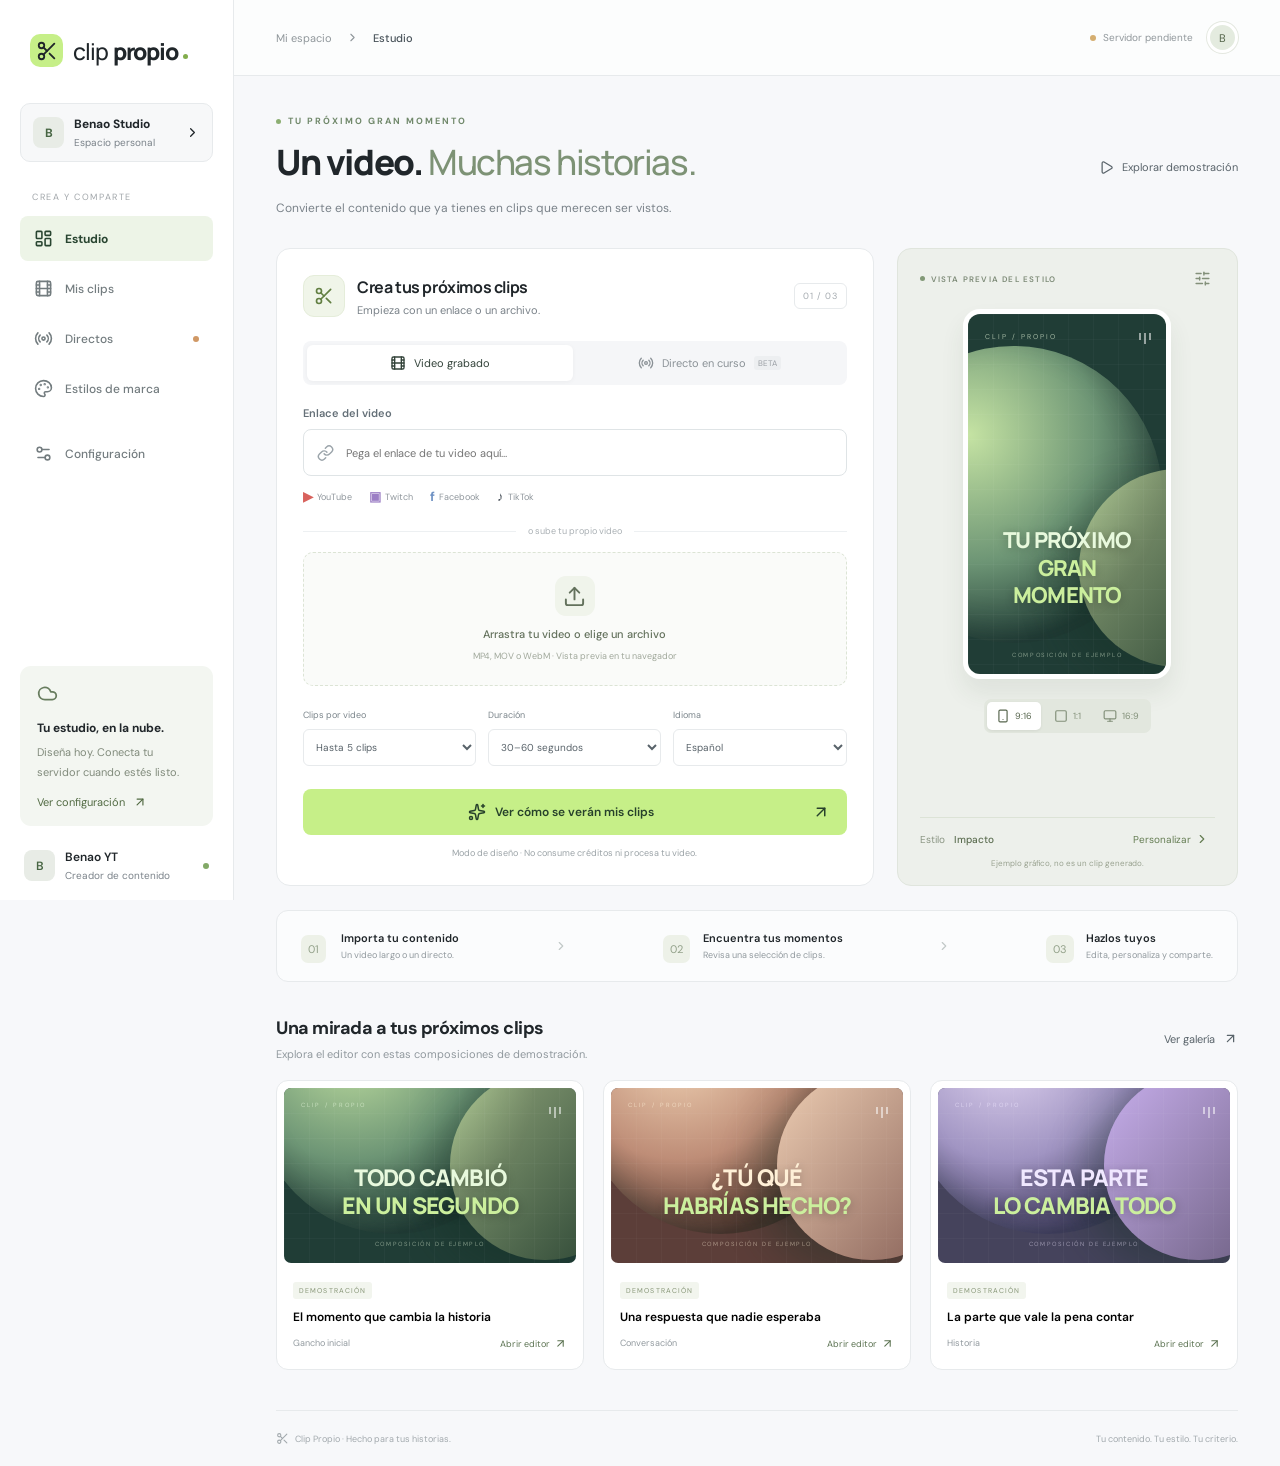
<file: index.html>
<!doctype html><html lang="es"><head><meta charset="UTF-8"><meta name="viewport" content="width=device-width,initial-scale=1"><title>Clip Propio · Estudio de clips</title>  <script type="module" crossorigin src="./assets/main-CCPISqSN.js"></script>
  <link rel="modulepreload" crossorigin href="./assets/globals-_rgbqbcJ.js">
  <link rel="stylesheet" crossorigin href="./assets/globals-CIqJVTVL.css">
  <link rel="stylesheet" crossorigin href="./assets/main-BTg_2kZ0.css">
</head><body><div id="root"></div></body></html>
</file>
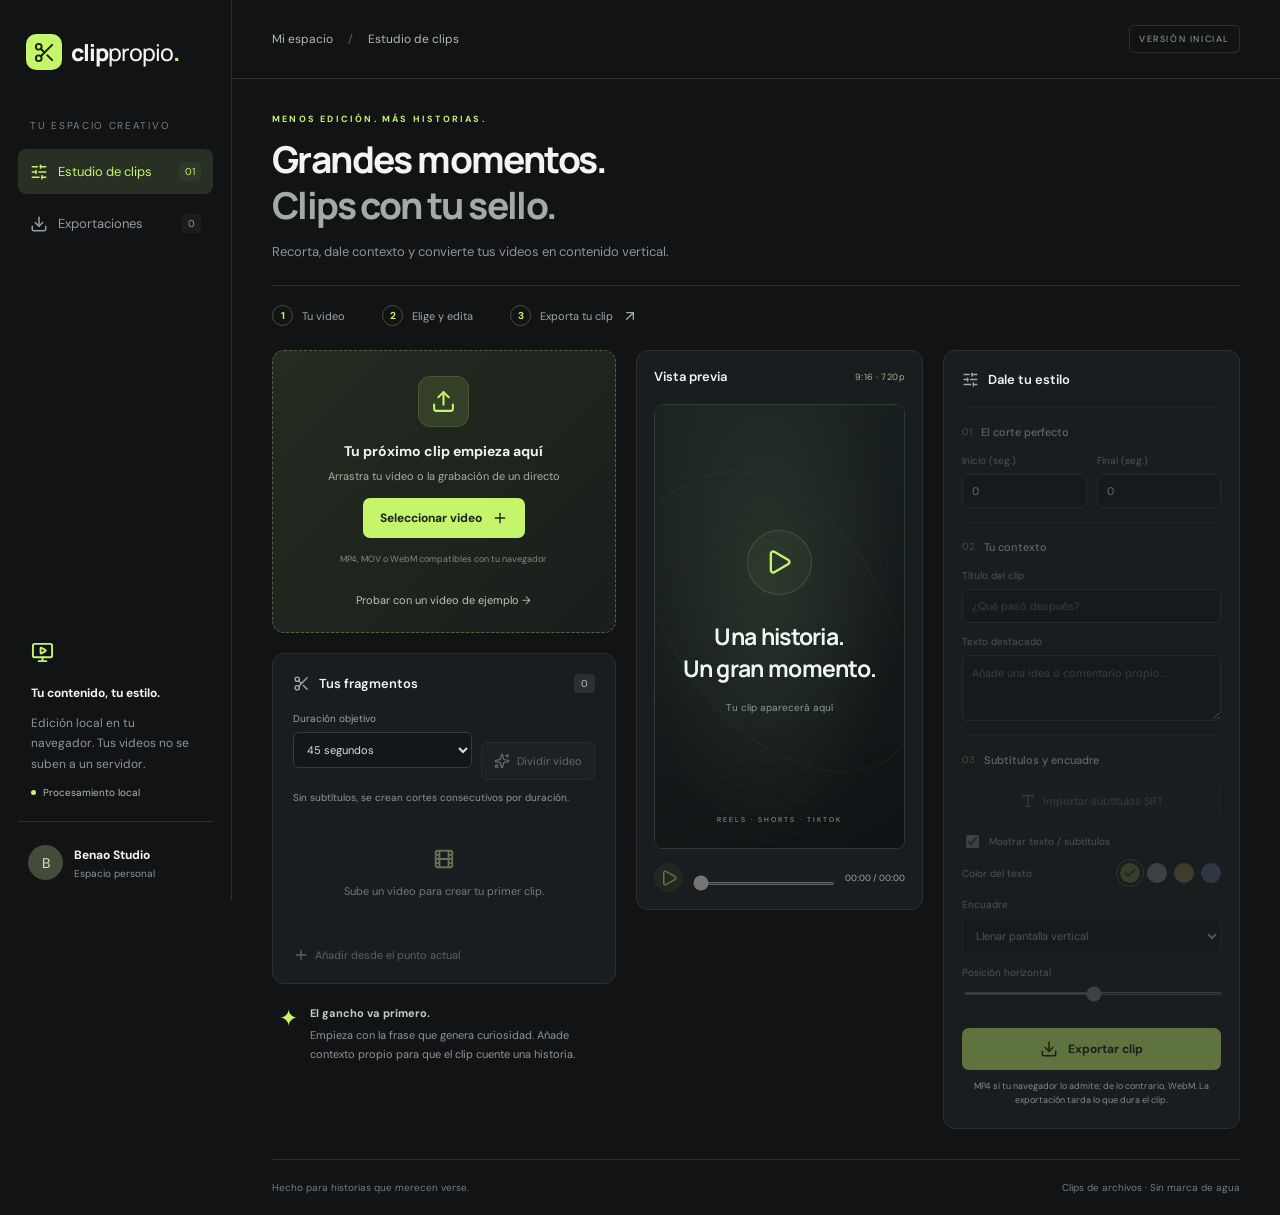
<file: local.html>
<!doctype html><html lang="es"><head><meta charset="UTF-8"><meta name="viewport" content="width=device-width,initial-scale=1"><title>Clip Propio · Estudio de clips</title>  <script type="module" crossorigin src="./assets/local-CbtnFF-x.js"></script>
  <link rel="modulepreload" crossorigin href="./assets/globals-_rgbqbcJ.js">
  <link rel="stylesheet" crossorigin href="./assets/globals-CIqJVTVL.css">
</head><body><div id="root"></div></body></html>
</file>
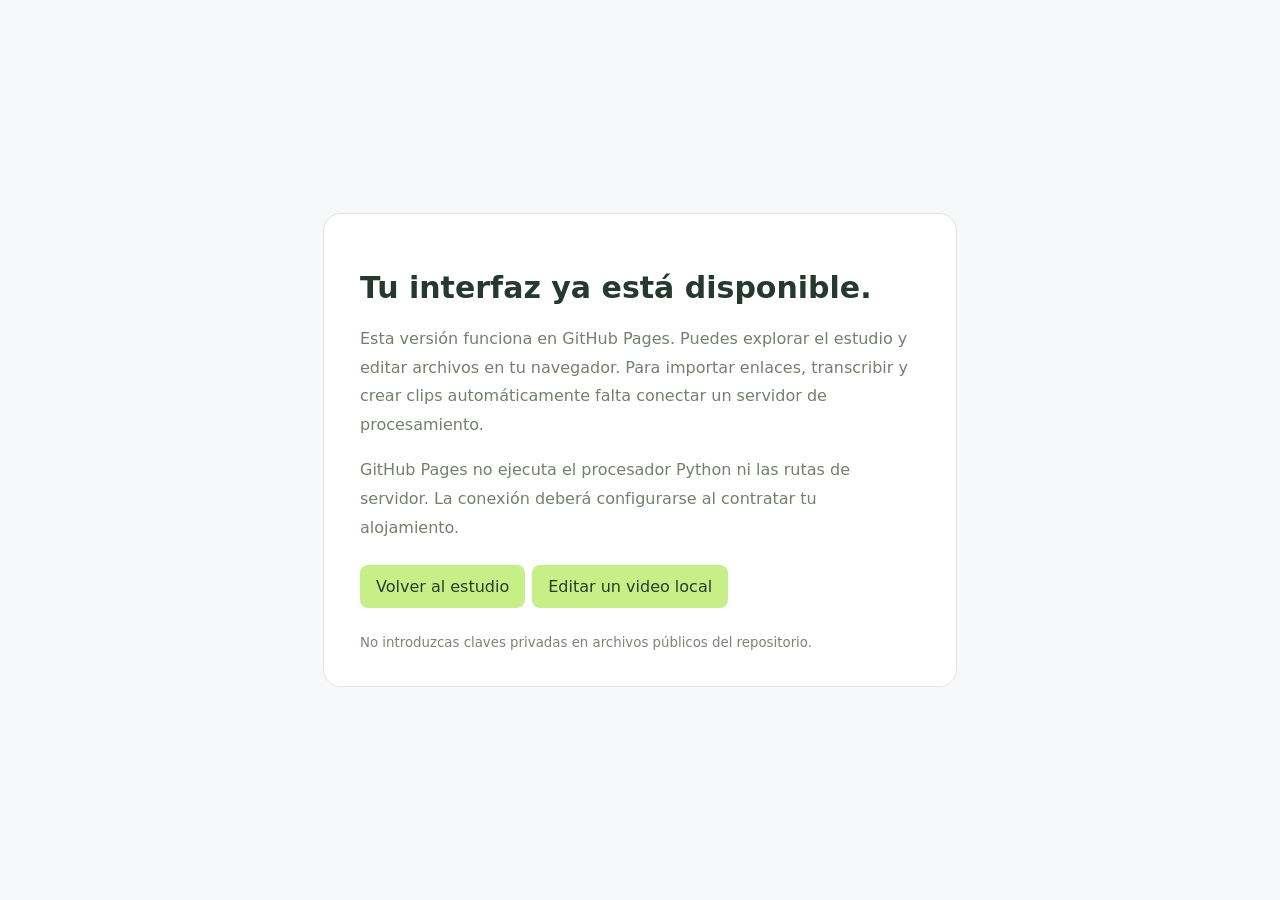
<file: studio.html>
<!doctype html><html lang="es"><meta charset="utf-8"><meta name="viewport" content="width=device-width,initial-scale=1"><title>Conectar procesador · Clip Propio</title><style>body{margin:0;background:#f7f8fa;color:#26392e;font:16px system-ui;display:grid;min-height:100vh;place-items:center}main{max-width:560px;background:white;border:1px solid #e0e6dc;border-radius:18px;padding:36px;margin:20px}h1{font-size:30px}p{line-height:1.8;color:#73806d}a{display:inline-block;padding:12px 16px;border-radius:8px;background:#c6ef88;color:#283d29;text-decoration:none;margin:7px 7px 7px 0}small{display:block;margin-top:20px;color:#7b8576}</style><main><h1>Tu interfaz ya está disponible.</h1><p>Esta versión funciona en GitHub Pages. Puedes explorar el estudio y editar archivos en tu navegador. Para importar enlaces, transcribir y crear clips automáticamente falta conectar un servidor de procesamiento.</p><p>GitHub Pages no ejecuta el procesador Python ni las rutas de servidor. La conexión deberá configurarse al contratar tu alojamiento.</p><a href="./index.html">Volver al estudio</a><a href="./local.html">Editar un video local</a><small>No introduzcas claves privadas en archivos públicos del repositorio.</small></main></html>
</file>
<file: assets/globals-CIqJVTVL.css>
@import "https://fonts.googleapis.com/css2?family=DM+Sans:wght@400;450;500;550;600;650;700&family=Manrope:wght@400;500;600;650;700;750;800&display=swap";:root{--lightningcss-light: ;--lightningcss-dark:initial;color-scheme:dark;--bg:#111315;--panel:#1a1d20;--line:#2d3033;--muted:#8e959a;--accent:#c5f56b}.shell *{box-sizing:border-box}body{background:var(--bg);color:#f3f4f2;margin:0;font:14px DM Sans,Arial,sans-serif}.shell button,.shell input,.shell select,.shell textarea{font:inherit}.shell button,.shell a,.shell input,.shell textarea,.shell select{outline-offset:4px}.shell button{cursor:pointer}.shell button:disabled,.shell fieldset:disabled{opacity:.4;cursor:not-allowed}.shell button,.shell a{transition:background .15s,color .15s}.shell button:hover:not(:disabled){filter:brightness(1.12)}.shell a{color:inherit;text-decoration:none}.shell{min-height:100vh;display:flex}.shell .sidebar{border-right:1px solid var(--line);flex-direction:column;flex-shrink:0;width:232px;padding:34px 18px 20px;display:flex;position:fixed;top:0;bottom:0}.shell .brand{letter-spacing:-1px;align-items:center;gap:0;padding:0 8px;font:800 23px Manrope,Arial;display:flex}.shell .logo{background:var(--accent);color:#182010;border-radius:10px;place-items:center;width:36px;height:36px;margin-right:9px;display:grid}.shell .brand-light{font-weight:500}.shell .brand-dot{color:var(--accent)}.shell .workspace-label{letter-spacing:1.7px;color:#777f84;margin:49px 12px 17px;font-size:10px}.shell .nav{color:#959ca1;text-align:left;background:0 0;border:0;border-radius:8px;align-items:center;gap:10px;width:100%;margin-bottom:7px;padding:13px 12px;font-size:13px;display:flex}.shell .nav.active{color:var(--accent);background:#283024}.shell .nav-pill{background:#ffffff0a;border-radius:4px;margin-left:auto;padding:3px 6px;font-size:10px}.shell .side-bottom{margin-top:auto;padding:22px 13px}.shell .mini-icon{color:var(--accent);margin-bottom:15px}.shell .side-bottom strong{font-size:12px}.shell .side-bottom p{color:var(--muted);font-size:12px;line-height:1.7}.shell .local{color:#b3bcb0;align-items:center;gap:7px;font-size:10px;display:flex}.shell .local i,.shell .status-dot{background:var(--accent);border-radius:50%;flex-shrink:0;width:5px;height:5px;display:inline-block}.shell .profile{border-top:1px solid var(--line);align-items:center;gap:11px;padding:23px 10px 0;display:flex}.shell .avatar{color:#d6e6c5;background:#444b3a;border-radius:50%;place-items:center;width:35px;height:35px;display:grid}.shell .profile strong{font-size:12px}.shell .profile small{color:var(--muted);margin-top:4px;font-size:10px;display:block}.shell main{flex:1;min-width:0;margin-left:232px}.shell header{border-bottom:1px solid var(--line);justify-content:space-between;align-items:center;height:79px;padding:0 40px;display:flex}.shell .breadcrumb{color:#b2b7b9;font-size:12px}.shell .breadcrumb span{color:#5a6267;margin:0 12px}.shell .version{letter-spacing:1.6px;border:1px solid var(--line);color:#969fa1;border-radius:5px;padding:7px 9px;font-size:9px}.shell .content{max-width:1600px;margin:auto;padding:34px 40px 0}.shell .eyebrow{letter-spacing:2.2px;color:var(--accent);margin-bottom:12px;font-size:9px;font-weight:700}.shell h1{letter-spacing:-1.6px;margin:0;font:750 37px/1.23 Manrope,Arial}.shell h1 span{color:#a3aaa8}.shell .heading>p{color:var(--muted);margin:15px 0 25px;font-size:13px}.shell .steps{border-top:1px solid var(--line);gap:37px;margin:0 0 24px;padding-top:19px;display:flex}.shell .step{color:#a0a8ab;align-items:center;gap:9px;font-size:11px;display:flex}.shell .step b{color:var(--accent);border:1px solid #47503a;border-radius:50%;place-items:center;width:21px;height:21px;font-size:10px;display:grid}.shell .studio-grid{grid-template-columns:minmax(260px,1.1fr) minmax(250px,.92fr) minmax(255px,.95fr);align-items:start;gap:20px;display:grid}.shell .panel,.shell .preview-panel{background:var(--panel);border:1px solid var(--line);border-radius:12px;padding:20px}.shell .upload-card{text-align:center;background:linear-gradient(135deg,#242b20,#1a1e1c);border:1px dashed #536340;border-radius:12px;flex-direction:column;align-items:center;gap:15px;margin-bottom:20px;padding:25px 15px;display:flex}.shell .upload-icon{color:var(--accent);background:#343f28;border:1px solid #4a5739;border-radius:12px;place-items:center;width:51px;height:51px;display:grid}.shell .upload-card h2{overflow-wrap:anywhere;margin:0 0 9px;font-size:14px}.shell .upload-card p{color:#a8b0a1;margin:0;font-size:11px}.shell .upload-card small{color:#808c7b;font-size:9px}.shell .primary{background:var(--accent);color:#1b2412;border:0;border-radius:7px;justify-content:center;align-items:center;gap:10px;padding:12px 17px;font-size:12px;font-weight:700;display:inline-flex}.shell .panel-title{justify-content:space-between;align-items:center;margin-bottom:19px;display:flex}.shell .panel-title h2{align-items:center;gap:9px;margin:0;font-size:13px;font-weight:600;display:flex}.shell .panel-title h2 svg{color:#9fa6ab}.shell .count{color:#b8bfc1;background:#2a2f32;border-radius:4px;padding:3px 7px;font-size:10px}.shell .suggest-row{align-items:end;gap:9px;display:flex}.shell .suggest-row label{flex:1;min-width:0}.shell .secondary{color:#d0d6d6;white-space:nowrap;background:#24292b;border:1px solid #3b4144;border-radius:6px;justify-content:center;align-items:center;gap:7px;padding:10px 12px;font-size:11px;display:inline-flex}.shell .hint{color:var(--muted);font-size:10px;line-height:1.6;display:block}.shell .clip-list{max-height:285px;margin-top:17px;overflow:auto}.shell .list-empty{text-align:center;color:#70797f;padding:25px 5px;font-size:11px}.shell .list-empty svg{color:#667357}.shell .clip-row{border:1px solid var(--line);background:#202427;border-radius:7px;align-items:center;margin-bottom:8px;padding:3px 5px;display:flex}.shell .clip-row.selected{background:#293025;border-color:#687d46}.shell .clip-select{color:inherit;text-align:left;background:0 0;border:0;flex:1;align-items:center;gap:10px;min-width:0;padding:7px 2px;display:flex}.shell .clip-select>span:nth-child(2){flex:1;min-width:0}.shell .clip-select strong{white-space:nowrap;text-overflow:ellipsis;max-width:150px;font-size:11px;display:block;overflow:hidden}.shell .clip-select small{color:var(--muted);margin-top:5px;font-size:10px;display:block}.shell .clip-select em{color:#aebc9d;white-space:nowrap;font-size:9px;font-style:normal}.shell .clip-thumb{width:32px;height:40px;color:var(--accent);background:linear-gradient(145deg,#535d43,#202a25);border-radius:4px;flex-shrink:0;place-items:center;display:grid}.shell .icon-button{color:#818c83;background:0 0;border:0;padding:6px}.shell .text-button{color:#bcc8b2;background:0 0;border:0;align-items:center;gap:6px;padding:13px 0 0;font-size:11px;display:flex}.shell .tip{gap:12px;margin-top:19px;padding:0 7px;display:flex}.shell .tip>span{color:var(--accent);font-size:23px}.shell .tip strong{color:#c3cdc0;font-size:11px}.shell .tip p{color:var(--muted);margin:5px 0;font-size:11px;line-height:1.7}.shell .preview-panel{padding:17px}.shell .format{color:#a3b68a;letter-spacing:.5px;font-size:9px}.shell .preview-stage{background:#0c0e10;border:1px solid #343b34;border-radius:9px;max-width:310px;margin:auto;position:relative;overflow:hidden}.shell .preview-stage canvas{aspect-ratio:9/16;width:100%;height:auto;display:block}.shell .preview-empty{text-align:center;background:radial-gradient(at 45% 38%,#28332a,#0000 70%),linear-gradient(150deg,#1b2423,#0e1214);flex-direction:column;justify-content:center;align-items:center;display:flex;position:absolute;inset:0}.shell .preview-empty:before{content:"";border:1px solid #9cae8b12;border-radius:40% 65% 40% 80%;width:85%;height:75%;position:absolute;transform:rotate(-25deg)}.shell .preview-mark{color:var(--accent);background:#9ec46b0c;border:1px solid #839f6144;border-radius:50%;place-items:center;width:65px;height:65px;margin-bottom:25px;display:grid}.shell .preview-empty strong{letter-spacing:-.7px;z-index:1;font:700 23px/1.4 Manrope,Arial}.shell .preview-empty p{color:#8c9c90;margin-top:17px;font-size:10px}.shell .safe-label{text-align:center;color:#99a58f;letter-spacing:2px;font-size:7px;position:absolute;bottom:24px;left:0;right:0}.shell .source-video{opacity:.001;pointer-events:none;width:1px;height:1px;position:absolute}.shell .playback{align-items:center;gap:8px;margin-top:14px;display:flex}.shell .playback span{color:#99a4a7;white-space:nowrap;font-size:9px}.shell .playback input{min-width:15px}.shell .play-button{color:var(--accent);background:#30372b;border:0;border-radius:50%;flex-shrink:0;place-items:center;width:29px;height:29px;display:grid}.shell .edit-panel{padding:20px 18px}.shell fieldset{border:0;min-width:0;margin:0;padding:0}.shell .field-section{border-top:1px solid var(--line);padding:17px 0 2px}.shell .field-heading{color:#7b9163;gap:9px;margin-bottom:15px;font-size:10px;display:flex}.shell .field-heading strong{color:#cdd1d0;font-size:11px;font-weight:500}.shell label{color:#99a2a6;margin-bottom:12px;font-size:10px;display:block}.shell input:not([type=checkbox]):not([type=range]),.shell textarea,.shell select{color:#dce0dd;background:#141719;border:1px solid #343a3e;border-radius:6px;width:100%;min-width:0;margin-top:7px;padding:9px;font-size:11px;display:block}.shell textarea{resize:vertical;min-height:66px;line-height:1.5}.shell input::placeholder,.shell textarea::placeholder{color:#636d72}.shell .time-fields{gap:10px;display:flex}.shell .time-fields label{width:50%}.shell input[type=range]{width:100%;accent-color:var(--accent);height:3px;margin-top:13px}.shell input[type=checkbox]{accent-color:var(--accent)}.shell .check-label{align-items:center;gap:7px;margin-top:12px;display:flex}.shell .full{width:100%}.shell .colors{align-items:center;gap:7px;margin-bottom:15px;display:flex}.shell .colors>span{color:#99a2a6;margin-right:auto;font-size:10px}.shell .swatch{color:#20251a;border:2px solid #0000;border-radius:50%;place-items:center;width:20px;height:20px;padding:0;display:grid}.shell .swatch.chosen{outline-offset:3px;outline:1px solid #a7b88f}.shell .export{width:100%;margin-top:16px}.shell .export-note{color:#7e8b91;text-align:center;margin-bottom:0;font-size:9px;line-height:1.6}.shell .status{color:#c3d1b6;background:#222b20;border:1px solid #3c4d30;border-radius:7px;align-items:center;gap:10px;margin-top:20px;padding:14px;font-size:12px;display:flex}.shell footer{border-top:1px solid var(--line);color:#737d82;justify-content:space-between;margin-top:30px;padding:21px 0;font-size:10px;display:flex}.shell .cue-editor{margin-top:12px;font-size:11px}.shell .cue-editor>div{max-height:260px;padding-top:12px;overflow:auto}.shell .cue-editor summary{cursor:pointer;color:var(--accent)}.shell progress{width:100%;accent-color:var(--accent);height:5px}.shell .spin{animation:1s linear infinite spin}@keyframes spin{to{transform:rotate(360deg)}}.shell .empty{text-align:center;color:var(--muted);padding:90px}.shell .empty svg{color:var(--accent)}.shell .empty h2{color:#fff}.shell .download-card{background:var(--panel);border:1px solid var(--line);border-radius:12px;align-items:center;gap:20px;margin-top:16px;padding:23px;display:flex}.shell .download-symbol{color:var(--accent);background:#35432b;border-radius:10px;padding:13px}.shell .download-card p{color:var(--muted);font-size:12px}.shell .download-card a{margin-left:auto}@media (width>=1550px){.shell .content{padding-top:43px}.shell .studio-grid{gap:24px}.shell .preview-stage{max-width:330px}.shell .upload-card{padding:38px 20px}.shell h1{font-size:43px}}@media (width<=1200px){.shell .sidebar{width:190px;padding-left:12px;padding-right:12px}.shell .brand{font-size:20px}.shell .logo{width:30px;height:30px}.shell .nav{font-size:11px}.shell main{margin-left:190px}.shell .content{padding:25px}.shell header{padding:0 25px}.shell .studio-grid{grid-template-columns:minmax(240px,1fr) minmax(240px,1fr)}.shell .edit-panel{grid-column:1/-1}.shell .edit-panel fieldset{grid-template-columns:1fr 1fr 1fr;gap:24px;display:grid}.shell .export{max-width:300px}.shell .export-note{text-align:left}.shell .preview-stage{max-width:260px}}@media (width<=760px){.shell .sidebar{border-right:0;border-bottom:1px solid var(--line);flex-flow:wrap;gap:9px;width:100%;padding:17px;display:flex;position:relative}.shell .brand{margin-right:auto}.shell .workspace-label,.shell .side-bottom,.shell .profile{display:none}.shell .nav{width:auto;margin:0;padding:9px;font-size:11px}.shell .nav-pill{display:none}.shell{display:block}.shell main{margin:0}.shell header{height:54px;padding:0 19px}.shell .content{padding:25px 17px 0}.shell h1{font-size:32px}.shell .heading>p{line-height:1.6}.shell .studio-grid{grid-template-columns:1fr}.shell .preview-panel{grid-row:2}.shell .preview-stage{max-width:280px}.shell .edit-panel{grid-column:auto}.shell .edit-panel fieldset{display:block}.shell .steps{gap:18px}.shell .step{font-size:10px}.shell .step:last-child svg{display:none}.shell .preview-panel{padding:20px}.shell .download-card{flex-wrap:wrap}.shell .download-card a{margin-left:0}.shell .empty{padding:65px 10px}.shell footer{gap:20px;font-size:9px}.shell .upload-card{padding:25px}.shell .version{font-size:8px}}.shell [hidden]{display:none!important}.shell .download-card{align-items:center;gap:30px}.shell .export-preview{aspect-ratio:9/16;object-fit:contain;background:#080a0b;border-radius:10px;flex-shrink:0;width:225px;display:block}.shell .export-details{flex:1;min-width:0}.shell .export-details h2{overflow-wrap:anywhere;margin:10px 0;font:700 23px Manrope,Arial}.shell .export-label{color:var(--accent);letter-spacing:2px;font-size:10px}.shell .export-details .primary{margin:20px 0 8px}.shell .save-state{color:#becfab!important}.shell .export-details .hint{max-width:320px;line-height:1.8}@media (width<=760px){.shell .download-card{flex-direction:column;align-items:stretch}.shell .export-preview{width:min(100%,280px);margin:auto}.shell .export-details h2{font-size:20px}}
</file>
<file: assets/main-BTg_2kZ0.css>
@import "https://fonts.googleapis.com/css2?family=DM+Sans:wght@400;500;600;700&family=Manrope:wght@400;500;600;700;800&display=swap";.studio-shell{--bg:#f7f8fa;--ink:#20262a;--muted:#7a8289;--line:#e7eaec;--green:#c6ef88;--dark:#19382d;color:var(--ink);background:var(--bg);min-height:100vh;font-family:DM Sans,sans-serif;font-size:14px}.studio-shell *{box-sizing:border-box}.studio-shell button,.studio-shell input,.studio-shell select,.studio-shell textarea{font:inherit}.studio-shell button,.studio-shell a{cursor:pointer}.studio-shell button{border:0;transition:background .18s,transform .18s}.studio-shell button:focus-visible,.studio-shell a:focus-visible{outline-offset:3px;outline:3px solid #74ae45}.studio-shell button:hover{filter:brightness(.97)}.studio-shell a{color:inherit;text-decoration:none}.studio-shell h1,.studio-shell h2,.studio-shell h3,.studio-shell p{margin:0}.studio-shell .sidebar{border-right:1px solid var(--line);z-index:20;background:#fff;flex-direction:column;width:234px;padding:34px 20px 18px;display:flex;position:fixed;inset:0 auto 0 0}.studio-shell .logo{letter-spacing:-1.1px;align-items:center;gap:5px;padding:0 10px;font:500 23px Manrope,sans-serif;display:flex}.studio-shell .logo>span{background:#c6ef88;border-radius:10px;place-items:center;width:33px;height:33px;margin-right:5px;display:grid}.studio-shell .logo b{font-weight:800}.studio-shell .logo i{background:#82ad4c;border-radius:50%;align-self:flex-end;width:5px;height:5px;margin-bottom:8px}.studio-shell .workspace{border:1px solid var(--line);background:#f7f8f9;border-radius:10px;align-items:center;gap:10px;margin-top:36px;padding:12px;font-size:12px;font-weight:700;display:flex}.studio-shell .workspace>span,.studio-shell .profile>span:first-child{color:#476543;background:#e8ece6;border-radius:8px;place-items:center;width:31px;height:31px;display:grid}.studio-shell .workspace small,.studio-shell .profile small{color:var(--muted);margin-top:4px;font-size:10px;font-weight:400;display:block}.studio-shell .workspace>svg{margin-left:auto}.studio-shell .nav-label{letter-spacing:1.6px;color:#a1a6aa;font-size:9px;margin:29px 12px 13px!important}.studio-shell .sidebar nav{gap:5px;display:grid}.studio-shell .sidebar nav button,.studio-shell .settings-nav{text-align:left;color:#737c7f;background:0 0;border-radius:8px;align-items:center;gap:12px;padding:13px 14px;font-size:12px;font-weight:500;display:flex}.studio-shell .sidebar nav button.selected,.studio-shell .settings-nav.selected{color:#294531;background:#edf4e7;font-weight:700}.studio-shell .live-dot{background:#d09865;border-radius:50%;width:6px;height:6px;margin-left:auto}.studio-shell .settings-nav{margin-top:20px}.studio-shell .sidebar-bottom{margin-top:auto;padding-top:35px}.studio-shell .server-note{background:#f3f6f1;border-radius:11px;padding:17px}.studio-shell .server-note>svg{color:#677c5e;margin-bottom:12px}.studio-shell .server-note strong{font-size:12px;display:block}.studio-shell .server-note p{color:#818b7c;margin-top:7px;font-size:11px;line-height:1.8}.studio-shell .server-note button{color:#526b43;background:0 0;align-items:center;gap:8px;padding:12px 0 0;font-size:11px;display:flex}.studio-shell .profile{align-items:center;gap:10px;padding:23px 4px 0;font-size:12px;font-weight:600;display:flex}.studio-shell .profile .online{background:#82a967;border-radius:50%;width:6px;height:6px;margin-left:auto}.studio-shell .workspace-main{margin-left:234px}.studio-shell .topbar{border-bottom:1px solid var(--line);background:#ffffffb0;justify-content:space-between;align-items:center;height:76px;padding:0 42px;display:flex}.studio-shell .topbar>div{color:#90979b;align-items:center;gap:14px;font-size:11px;display:flex}.studio-shell .topbar b{color:#49535a;font-weight:500}.studio-shell .server-status{align-items:center;gap:7px;font-size:10px;display:flex}.studio-shell .server-status i{background:#d5ae70;border-radius:50%;width:6px;height:6px}.studio-shell .server-status.ready i{background:#56a77d}.studio-shell .avatar{color:#536449;background:#e4ebdf;border-radius:50%;width:31px;height:31px;box-shadow:0 0 0 1px #e4e8e0;border:3px solid #fff!important}.studio-shell .page-content{max-width:1470px;margin:auto;padding:39px 42px 0}.studio-shell .intro{justify-content:space-between;align-items:center;gap:20px;margin-bottom:29px;display:flex}.studio-shell .eyebrow{letter-spacing:2px;color:#70886a;align-items:center;gap:7px;margin-bottom:13px;font-size:9px;font-weight:700;display:flex}.studio-shell .eyebrow>span{background:#8cae72;border-radius:50%;width:5px;height:5px}.studio-shell .intro h1{letter-spacing:-1.4px;font-family:Manrope,sans-serif;font-size:35px;font-weight:800;line-height:1.3}.studio-shell .intro h1 em{color:#7d9275;font-style:normal;font-weight:500}.studio-shell .intro p{color:var(--muted);margin-top:12px;font-size:12px;line-height:1.8}.studio-shell .quiet{color:#59636a;white-space:nowrap;background:0 0;justify-content:center;align-items:center;gap:8px;padding:9px 0;display:inline-flex;font-size:11px!important}.studio-shell .primary,.studio-shell .secondary{border-radius:8px;justify-content:center;align-items:center;gap:9px;padding:13px 17px;font-weight:600;line-height:1.4;display:inline-flex;font-size:12px!important}.studio-shell .primary{background:var(--green);color:#27412b!important}.studio-shell .secondary{background:#fff;border:1px solid var(--line)!important}.studio-shell .creation-grid{grid-template-columns:minmax(0,1.75fr) minmax(250px,1fr);gap:23px;display:grid}.studio-shell .create-card{border:1px solid var(--line);background:#fff;border-radius:14px;padding:26px}.studio-shell .card-heading{align-items:center;gap:12px;margin-bottom:24px;display:flex}.studio-shell .icon-box{color:#627f42;background:#f0f5e9;border:1px solid #e5edda;border-radius:11px;place-items:center;width:42px;height:42px;display:grid}.studio-shell .card-heading h2,.studio-shell .create-card h2{letter-spacing:-.4px;font-family:Manrope,sans-serif;font-size:16px}.studio-shell .card-heading p{color:var(--muted);margin-top:5px;font-size:11px}.studio-shell .step-pill{letter-spacing:1px;color:#a5abb0;border:1px solid var(--line);border-radius:6px;margin-left:auto;padding:6px 8px;font-size:9px}.studio-shell .mode-tabs{background:#f5f6f8;border-radius:8px;gap:4px;padding:4px;display:flex}.studio-shell .mode-tabs button{color:#8a9196;white-space:nowrap;background:0 0;border-radius:6px;flex:1;justify-content:center;align-items:center;gap:8px;padding:10px 12px;font-size:11px;display:flex}.studio-shell .mode-tabs button.on{color:#33433a;background:#fff;box-shadow:0 1px 5px #0000000b}.studio-shell .mode-tabs span{color:#9a9fa4;background:#edeff1;border-radius:3px;padding:2px 4px;font-size:8px}.studio-shell .input-label{color:#657078;margin:21px 0 9px;font-size:11px;font-weight:600;display:block}.studio-shell .link-field{color:#9ba4aa;border:1px solid #dfe4e6;border-radius:8px;align-items:center;gap:10px;height:47px;padding:0 13px;display:flex}.studio-shell .link-field input{color:#45515a;background:0 0;border:0;outline:0;width:100%;min-width:0;font-size:11px}.studio-shell .link-field:focus-within{border-color:#8db56a;box-shadow:0 0 0 3px #8db56a12}.studio-shell .link-field button{background:0 0;padding:4px}.studio-shell .platforms{color:#8f969c;flex-wrap:wrap;gap:17px;margin-top:12px;font-size:9px;display:flex}.studio-shell .platforms span{align-items:center;gap:4px;display:flex}.studio-shell .platforms b{color:#49515a;font-size:13px}.studio-shell .platforms .youtube{color:#d8625d}.studio-shell .platforms .twitch{color:#9c7fc5}.studio-shell .platforms .facebook{color:#7193c4}.studio-shell .or{color:#aab0b4;align-items:center;gap:12px;margin:20px 0 15px;font-size:9px;display:flex}.studio-shell .or span{background:#edf0f2;flex:1;height:1px}.studio-shell .dropzone{color:#63715c;background:#fafbf9;border-radius:10px;flex-direction:column;align-items:center;gap:9px;width:100%;padding:23px 10px;display:flex;border:1px dashed #dce4d5!important}.studio-shell .dropzone.drag{background:#eaf6dd}.studio-shell .upload-icon{background:#f0f4eb;border-radius:11px;place-items:center;width:40px;height:40px;margin-bottom:2px;display:grid}.studio-shell .dropzone strong{word-break:break-word;max-width:100%;font-size:11px;font-weight:500}.studio-shell .dropzone small{color:#a0a89b;font-size:9px}.studio-shell .configuration-row{grid-template-columns:repeat(3,minmax(0,1fr));gap:12px;margin:23px 0;display:grid}.studio-shell .configuration-row label{color:#7b858b;font-size:9px}.studio-shell select{border:1px solid var(--line);color:#59636a;background:#fff;border-radius:6px;outline-color:#8db56a;width:100%;padding:10px 8px;font-size:10px}.studio-shell .configuration-row select{margin-top:8px}.studio-shell .primary.big{width:100%;height:46px}.studio-shell .primary.big svg:last-child,.studio-shell .primary.big svg:first-child{margin-left:auto}.studio-shell .under-button{text-align:center;color:#9ba3a7;font-size:9px;margin-top:12px!important}.studio-shell .preview-card{background:#edf0eb;border:1px solid #e0e5dd;border-radius:14px;flex-direction:column;align-items:center;padding:17px 22px;display:flex;overflow:hidden}.studio-shell .preview-heading{letter-spacing:1.2px;color:#7e8b78;justify-content:space-between;align-items:center;width:100%;margin-bottom:18px;font-size:8px;font-weight:600;display:flex}.studio-shell .preview-heading>span{align-items:center;gap:6px;display:flex}.studio-shell .tiny-dot{background:#829977;border-radius:50%;width:5px;height:5px}.studio-shell .icon-button{color:#83907a;background:0 0;padding:4px;display:inline-flex}.studio-shell .phone-preview{aspect-ratio:9/16;border:5px solid #fff;border-radius:17px;width:208px;max-width:100%;transition:width .2s,aspect-ratio .2s;overflow:hidden;box-shadow:0 14px 25px #33462b15}.studio-shell .phone-preview.ratio-1-1{aspect-ratio:1;width:100%;margin-block:auto}.studio-shell .phone-preview.ratio-16-9{aspect-ratio:16/9;width:100%;margin-block:auto}.studio-shell .visual{color:#e8f9dd;isolation:isolate;background:#203d36;flex-direction:column;justify-content:flex-end;height:100%;min-height:0;padding:25px 18px;display:flex;position:relative;overflow:hidden}.studio-shell .visual.peach{color:#fff0d7;background:#5c3e39}.studio-shell .visual.lilac{color:#f0e8ff;background:#45435c}.studio-shell .orb{z-index:-2;border-radius:50%;position:absolute}.studio-shell .orb-one{aspect-ratio:1;background:radial-gradient(circle at 35% 30%,#c5e3a3,#6d9575 45%,#244039 75%);width:150%;top:9%;left:-52%;box-shadow:inset -8px -12px 30px #162b2855}.studio-shell .orb-two{aspect-ratio:1;background:linear-gradient(130deg,#e3f2ae99,#233d2e);width:100%;top:43%;right:-56%;box-shadow:-20px 15px 40px #112d2255}.studio-shell .peach .orb-one{background:radial-gradient(circle at 35% 30%,#f4d8b9,#be8d77 45%,#55372e 75%)}.studio-shell .peach .orb-two{background:linear-gradient(130deg,#efcfb4,#805951)}.studio-shell .lilac .orb-one{background:radial-gradient(circle at 35% 30%,#e6daf5,#a094c2 45%,#4b436b 75%)}.studio-shell .lilac .orb-two{background:linear-gradient(130deg,#c9b0ee,#665979)}.studio-shell .visual-grid{z-index:-1;background-image:linear-gradient(#ffffff07 1px,#0000 1px),linear-gradient(90deg,#ffffff07 1px,#0000 1px);background-size:25px 25px;position:absolute;inset:0}.studio-shell .visual-brand{letter-spacing:2px;opacity:.65;font-size:7px;position:absolute;top:18px;left:17px}.studio-shell .visual-lines{gap:3px;display:flex;position:absolute;top:19px;right:15px}.studio-shell .visual-lines i{background:#fff8;width:2px;height:7px}.studio-shell .visual-lines i:nth-child(2){height:11px}.studio-shell .visual-caption{text-align:center;letter-spacing:-.8px;white-space:pre-wrap;overflow-wrap:anywhere;text-shadow:0 2px 10px #0004;margin-bottom:39px;font-family:Manrope,sans-serif;font-size:22px;font-weight:800;line-height:1.25;display:block}.studio-shell .visual-caption span{display:block}.studio-shell .style-impacto .visual-caption span:last-child{color:#cbef9d}.studio-shell .style-limpio .visual-caption{letter-spacing:0;font-size:19px;font-weight:500}.studio-shell .style-editorial .visual-caption{font-family:Georgia,serif;font-size:27px;font-style:italic;font-weight:400;line-height:1.1}.studio-shell .visual-note{text-align:center;letter-spacing:1.6px;opacity:.5;width:100%;font-size:6px;position:absolute;bottom:15px;left:0}.studio-shell .aspect-switch{background:#e2e7de;border-radius:7px;gap:4px;margin:20px 0 16px;padding:3px;display:flex}.studio-shell .aspect-switch button{color:#829079;background:0 0;border-radius:5px;align-items:center;gap:5px;padding:7px 9px;font-size:9px;display:flex}.studio-shell .aspect-switch button.on{color:#56654d;background:#fff;box-shadow:0 1px 3px #0001}.studio-shell .preview-foot{color:#8a9583;border-top:1px solid #dce3d6;justify-content:space-between;align-items:center;width:100%;margin-top:auto;padding-top:13px;font-size:10px;display:flex}.studio-shell .preview-foot b{color:#5b6d50;margin-left:6px;font-weight:500}.studio-shell .preview-foot button{color:#657d53;background:0 0;align-items:center;gap:4px;font-size:10px;display:flex}.studio-shell .preview-disclaimer{color:#98a18f;margin-top:11px;font-size:8px}.studio-shell .workflow{border:1px solid var(--line);background:#ffffff70;border-radius:12px;justify-content:space-between;align-items:center;gap:12px;margin:24px 0 34px;padding:20px 24px;display:flex}.studio-shell .workflow>div{padding-left:40px;position:relative}.studio-shell .workflow>div>span{color:#93a18a;background:#edf1e8;border-radius:7px;padding:7px;font-size:11px;position:absolute;top:4px;left:0}.studio-shell .workflow h3{margin-bottom:4px;font-size:11px;font-weight:600}.studio-shell .workflow p{color:#91999e;font-size:9px}.studio-shell .workflow>svg{color:#c2c9c8;width:14px}.studio-shell .section-heading{justify-content:space-between;align-items:center;margin-bottom:19px;display:flex}.studio-shell .section-heading h2{letter-spacing:-.5px;font-size:18px}.studio-shell .section-heading p{color:#91999e;margin-top:7px;font-size:11px}.studio-shell .example-grid{grid-template-columns:repeat(3,minmax(0,1fr));gap:19px;display:grid}.studio-shell .example-card{text-align:left;background:#fff;border-radius:12px;padding:7px;overflow:hidden;border:1px solid var(--line)!important;transition:transform .2s!important}.studio-shell .example-card:hover{transform:translateY(-3px)}.studio-shell .example-card>.visual{border-radius:7px;height:175px}.studio-shell .example-card .visual-caption{margin:0 0 18px;font-size:23px}.studio-shell .example-card .visual-brand{font-size:6px;top:13px}.studio-shell .example-card .orb-one{width:95%;top:-75%;left:-10%}.studio-shell .example-card .orb-two{width:65%;top:-10%;right:-22%}.studio-shell .example-card>div:last-child:not(.visual){padding:16px 9px 12px}.studio-shell .demo-label{letter-spacing:1.1px;color:#869576;background:#f2f5ee;border-radius:3px;padding:4px 6px;font-size:7px}.studio-shell .example-card h3{margin:12px 0;font-size:12px;font-weight:600}.studio-shell .example-card p{color:#929a9f;justify-content:space-between;gap:5px;font-size:9px;display:flex}.studio-shell .example-card p span{color:#5c7352;align-items:center;gap:4px;display:flex}.studio-shell .footer{border-top:1px solid var(--line);color:#a2a9ad;justify-content:space-between;align-items:center;margin-top:40px;padding:21px 0;font-size:9px;display:flex}.studio-shell .footer span:first-child{align-items:center;gap:6px;display:flex}.studio-shell .live-info{color:#778b66;background:#f4f7ef;border-radius:9px;gap:14px;margin:26px 0;padding:25px 18px;display:flex}.studio-shell .live-info strong{font-size:12px}.studio-shell .live-info p{margin-top:9px;font-size:11px;line-height:1.8}.studio-shell .library-toolbar{justify-content:space-between;gap:20px;margin:30px 0 22px;display:flex}.studio-shell .search{border:1px solid var(--line);color:#a2a9ad;background:#fff;border-radius:8px;align-items:center;gap:8px;padding:10px 13px;display:flex}.studio-shell .search input{color:#647078;border:0;outline:0;width:150px;font-size:11px}.studio-shell .info-line{color:#8b957f;align-items:center;gap:9px;margin-bottom:12px;padding:13px 0;font-size:11px;line-height:1.8;display:flex}.studio-shell .info-line svg{flex-shrink:0}.studio-shell .tall .example-card>.visual{height:350px}.studio-shell .tall .example-card .orb-one{width:135%;top:0;left:-40%}.studio-shell .tall .example-card .orb-two{width:100%;top:40%;right:-55%}.studio-shell .tall .example-card .visual-caption{margin-bottom:46px;font-size:27px}.studio-shell .empty-state{text-align:center;background:#fff;border:1px dashed #dbe2d6;border-radius:13px;flex-direction:column;align-items:center;gap:20px;padding:90px 20px;display:flex}.studio-shell .empty-state>span{color:#879e70;background:#eff4e9;border-radius:20px;padding:22px}.studio-shell .empty-state h2{font-size:21px}.studio-shell .empty-state p{color:#939b9f;font-size:12px}.studio-shell .brand-layout{grid-template-columns:1.6fr 1fr;gap:24px;display:grid}.studio-shell .muted{color:#8a959a;font-size:11px;line-height:1.9;margin:12px 0 24px!important}.studio-shell .style-options{grid-template-columns:repeat(3,1fr);gap:10px;margin-top:27px;display:grid}.studio-shell .style-options button{text-align:left;background:#f8f9f6;border-radius:9px;padding:7px;border:1px solid var(--line)!important}.studio-shell .style-options button.on{box-shadow:0 0 0 2px #c6ef8822;border-color:#92ad72!important}.studio-shell .style-sample{color:#fff;text-align:center;background:#254036;border-radius:5px;padding:25px 8px;font-size:13px;display:block}.studio-shell .style-sample b{color:#c6ef88}.studio-shell .style-sample.style-limpio{color:#3f4c38;background:#e6e9e0;font-weight:400}.studio-shell .style-sample.style-limpio b{color:#3f4c38;font-weight:400}.studio-shell .style-sample.style-editorial{color:#6e5848;background:#e7dfd4;font-family:Georgia,serif;font-style:italic}.studio-shell .style-sample.style-editorial b{color:#6e5848;font-weight:400}.studio-shell .style-options button>span:last-child{color:#687b5d;justify-content:space-between;padding:12px 3px 5px;font-size:10px;display:flex}.studio-shell textarea{resize:vertical;border:1px solid var(--line);color:#53616a;background:#fcfdfb;border-radius:7px;outline-color:#9eba80;width:100%;min-height:85px;margin-top:10px;padding:12px;font-size:12px;line-height:1.6;display:block}.studio-shell .settings-grid{grid-template-columns:1fr 1fr;gap:24px;margin:35px 0;display:grid}.studio-shell .download-package{justify-content:flex-start;margin-top:12px;display:flex}.studio-shell .availability{border:1px solid var(--line);background:#fff;border-radius:12px;padding:25px}.studio-shell .availability h2{margin-bottom:20px;font-size:16px}.studio-shell .availability>div{border-top:1px solid var(--line);color:#7e8a79;align-items:center;gap:13px;padding:20px 0;font-size:12px;display:flex}.studio-shell .availability b{color:#719154;white-space:nowrap;margin-left:auto;font-size:10px}.studio-shell .availability b.pending{color:#a29476}.studio-shell .modal-scrim{-webkit-backdrop-filter:blur(8px);backdrop-filter:blur(8px);z-index:100;background:#16251dcc;justify-content:center;align-items:center;padding:30px;display:flex;position:fixed;inset:0}.studio-shell .editor-modal{background:#f8f9f6;border-radius:16px;width:920px;max-width:100%;max-height:94vh;overflow:auto;box-shadow:0 30px 100px #0004}.studio-shell .editor-modal>header{border-bottom:1px solid var(--line);background:#fff;justify-content:space-between;align-items:center;gap:20px;padding:19px 25px;display:flex}.studio-shell .editor-modal header h2{font-size:14px}.studio-shell .editor-modal header span{letter-spacing:1px;color:#9da698;margin-top:6px;font-size:8px;display:block}.studio-shell .editor-body{grid-template-columns:1fr 320px;display:grid}.studio-shell .editor-canvas{background:#e8ece5;flex-direction:column;justify-content:center;align-items:center;min-height:530px;padding:30px;display:flex}.studio-shell .editor-canvas .phone-preview{width:240px}.studio-shell .editor-canvas .phone-preview.ratio-16-9,.studio-shell .editor-canvas .phone-preview.ratio-1-1{width:100%}.studio-shell .editor-canvas>p{color:#96a28d;font-size:9px}.studio-shell .editor-body>aside{background:#fff;flex-direction:column;padding:28px;display:flex}.studio-shell .editor-panel-title{color:#6b7b60;align-items:center;gap:9px;display:flex}.studio-shell .editor-panel-title h3{font-size:13px}.studio-shell .editor-body aside select,.studio-shell .editor-body aside .secondary{margin-top:10px}.studio-shell .editor-body aside .primary{margin-top:18px}.studio-shell .toast{z-index:200;color:#e5f2db;background:#243b2e;border:1px solid #526d40;border-radius:11px;align-items:center;gap:12px;max-width:90vw;padding:15px 20px;font-size:12px;display:flex;position:fixed;bottom:25px;left:50%;transform:translate(-50%);box-shadow:0 5px 30px #0002}.studio-shell .toast>svg{flex-shrink:0}.studio-shell .toast button{color:inherit;background:0 0}.studio-shell .uploaded-preview{background:#20372c;width:100%;height:100%;position:relative}.studio-shell .uploaded-preview video{object-fit:contain;width:100%;height:100%}.studio-shell .overlay-caption{pointer-events:none;text-align:center;color:#dbf4b7;white-space:pre-wrap;text-shadow:1px 2px 4px #000;font-size:20px;position:absolute;bottom:22%;left:10px;right:10px}.studio-shell .style-limpio .overlay-caption{color:#fff;font-weight:400}.studio-shell .style-editorial .overlay-caption{color:#fff;font-family:Georgia,serif;font-style:italic}@media (width>=1500px){.studio-shell .page-content{padding-top:48px}.studio-shell .intro h1{font-size:42px}.studio-shell .create-card{padding:32px}.studio-shell .phone-preview{width:226px}.studio-shell .dropzone{padding:30px 10px}}@media (width<=1100px){.studio-shell .sidebar{width:200px;padding:27px 13px 18px}.studio-shell .workspace-main{margin-left:200px}.studio-shell .page-content{padding:30px 25px 0}.studio-shell .topbar{padding:0 25px}.studio-shell .intro h1{font-size:29px}.studio-shell .creation-grid{grid-template-columns:minmax(0,1.5fr) minmax(230px,1fr);gap:16px}.studio-shell .create-card{padding:20px}.studio-shell .configuration-row{gap:6px}.studio-shell .configuration-row select{font-size:9px}.studio-shell .intro>.quiet{font-size:9px!important}.studio-shell .platforms{gap:10px}.studio-shell .workflow{padding:18px 15px}.studio-shell .workflow h3{font-size:10px}.studio-shell .workflow p{font-size:8px}.studio-shell .workflow>div{padding-left:32px}.studio-shell .example-grid{gap:12px}.studio-shell .example-card h3{font-size:11px}.studio-shell .example-card p span{font-size:8px}.studio-shell .brand-layout{grid-template-columns:1.4fr 1fr}.studio-shell .style-options{grid-template-columns:1fr}.studio-shell .style-sample{padding:12px}.studio-shell .editor-body{grid-template-columns:1fr 290px}}@media (width<=800px){.studio-shell .sidebar{width:75px;padding:23px 10px}.studio-shell .logo{justify-content:center;gap:0;padding:0;font-size:0}.studio-shell .logo b,.studio-shell .logo i,.studio-shell .workspace,.studio-shell .nav-label,.studio-shell .sidebar nav button:not(svg),.studio-shell .settings-nav{font-size:0}.studio-shell .logo>span{margin:0}.studio-shell .sidebar nav{margin-top:36px}.studio-shell .sidebar nav button{justify-content:center;gap:0;padding:14px}.studio-shell .sidebar nav button svg{flex-shrink:0}.studio-shell .sidebar .live-dot,.studio-shell .sidebar-bottom,.studio-shell .settings-nav{display:none}.studio-shell .workspace-main{margin-left:75px}.studio-shell .page-content{padding:28px 20px 0}.studio-shell .topbar{height:65px;padding:0 20px}.studio-shell .intro{flex-direction:column;align-items:flex-start;gap:10px}.studio-shell .intro h1{font-size:30px}.studio-shell .creation-grid{grid-template-columns:minmax(0,1.5fr) minmax(210px,1fr)}.studio-shell .mode-tabs button{gap:5px;padding:10px 5px;font-size:10px}.studio-shell .mode-tabs span{display:none}.studio-shell .card-heading{gap:8px}.studio-shell .card-heading h2{font-size:14px}.studio-shell .step-pill{display:none}.studio-shell .preview-card{padding:16px 13px}.studio-shell .phone-preview{width:185px}.studio-shell .workflow{gap:8px}.studio-shell .workflow>svg,.studio-shell .workflow p{display:none}.studio-shell .workflow>div{padding-left:0}.studio-shell .workflow>div>span{margin-bottom:9px;display:inline-block;position:static}.studio-shell .example-grid{grid-template-columns:repeat(3,minmax(0,1fr))}.studio-shell .example-card .visual-caption{font-size:18px}.studio-shell .example-card p span{display:none}.studio-shell .section-heading p{font-size:10px}.studio-shell .section-heading h2{font-size:16px}.studio-shell .library-toolbar{flex-direction:column;gap:12px}.studio-shell .search input{width:100%}.studio-shell .tall .example-card>.visual{height:260px}.studio-shell .tall .example-card .visual-caption{font-size:21px}.studio-shell .settings-grid{grid-template-columns:1fr}.studio-shell .brand-layout{grid-template-columns:1.3fr 1fr}.studio-shell .availability>div{flex-wrap:wrap}.studio-shell .availability b{margin-left:31px}.studio-shell .modal-scrim{padding:15px}.studio-shell .editor-body{grid-template-columns:1fr 260px}.studio-shell .editor-modal>header{padding:15px}.studio-shell .editor-canvas{padding:20px}.studio-shell .editor-body>aside{padding:18px}.studio-shell .editor-modal header h2{font-size:12px}.studio-shell .editor-canvas .phone-preview{width:205px}}@media (width<=600px){.studio-shell .sidebar{border-bottom:1px solid var(--line);border-right:0;flex-direction:row;align-items:center;width:100%;height:auto;padding:12px 17px;position:relative}.studio-shell .sidebar nav{gap:5px;margin:0 0 0 auto;display:flex}.studio-shell .sidebar nav button{padding:10px}.studio-shell .logo>span{width:31px;height:31px}.studio-shell .workspace-main{margin:0}.studio-shell .topbar{height:52px;padding:0 20px}.studio-shell .topbar>div{gap:7px;font-size:9px}.studio-shell .server-status{font-size:8px}.studio-shell .avatar{width:26px;height:26px}.studio-shell .page-content{padding:27px 18px 0}.studio-shell .intro{margin-bottom:20px}.studio-shell .intro h1{font-size:28px}.studio-shell .intro p{font-size:11px}.studio-shell .creation-grid{grid-template-columns:1fr}.studio-shell .create-card{padding:20px}.studio-shell .preview-card{padding:18px}.studio-shell .creation-grid>.preview-card .phone-preview{width:180px}.studio-shell .preview-foot{margin-top:4px}.studio-shell .workflow{gap:10px;margin:20px 0 28px;padding:16px}.studio-shell .workflow h3{font-size:9px}.studio-shell .section-heading{align-items:flex-start;gap:12px}.studio-shell .section-heading h2{font-size:15px}.studio-shell .section-heading p{font-size:10px;line-height:1.7}.studio-shell .section-heading .quiet{font-size:9px!important}.studio-shell .example-grid{grid-template-columns:1fr}.studio-shell .example-card>.visual{height:200px}.studio-shell .example-card .orb-one{width:85%;top:-70%}.studio-shell .example-card .visual-caption{font-size:26px}.studio-shell .example-card h3{font-size:13px}.studio-shell .example-card p span{display:flex}.studio-shell .example-card p{font-size:10px}.studio-shell .tall .example-card>.visual{height:320px}.studio-shell .tall .example-card .visual-caption{font-size:27px}.studio-shell .tall .example-card .orb-one{width:100%;top:-20%;left:-10%}.studio-shell .brand-layout{grid-template-columns:1fr}.studio-shell .style-options{grid-template-columns:repeat(3,1fr)}.studio-shell .style-sample{padding:20px 5px;font-size:12px}.studio-shell .availability{padding:20px}.studio-shell .availability>div{font-size:11px}.studio-shell .footer{flex-direction:column;gap:10px;font-size:8px}.studio-shell .editor-body{grid-template-columns:1fr}.studio-shell .editor-canvas{min-height:390px}.studio-shell .editor-canvas .phone-preview{width:170px}.studio-shell .editor-modal>header{z-index:2;gap:10px;position:sticky;top:0}.studio-shell .editor-modal header h2{font-size:10px}.studio-shell .editor-modal header span{font-size:6px}.studio-shell .editor-modal header .quiet{font-size:9px!important}.studio-shell .editor-body>aside{padding:23px}.studio-shell .modal-scrim{padding:9px}.studio-shell .editor-modal{max-height:97vh}.studio-shell .toast{width:92vw;font-size:11px}.studio-shell .empty-state{padding:55px 18px}.studio-shell .empty-state h2{font-size:18px}}.studio-shell{--lightningcss-light:initial;--lightningcss-dark: ;color-scheme:light}.studio-shell .logo{width:auto;height:auto;color:var(--ink);background:0 0;border-radius:0;margin:0}
</file>
